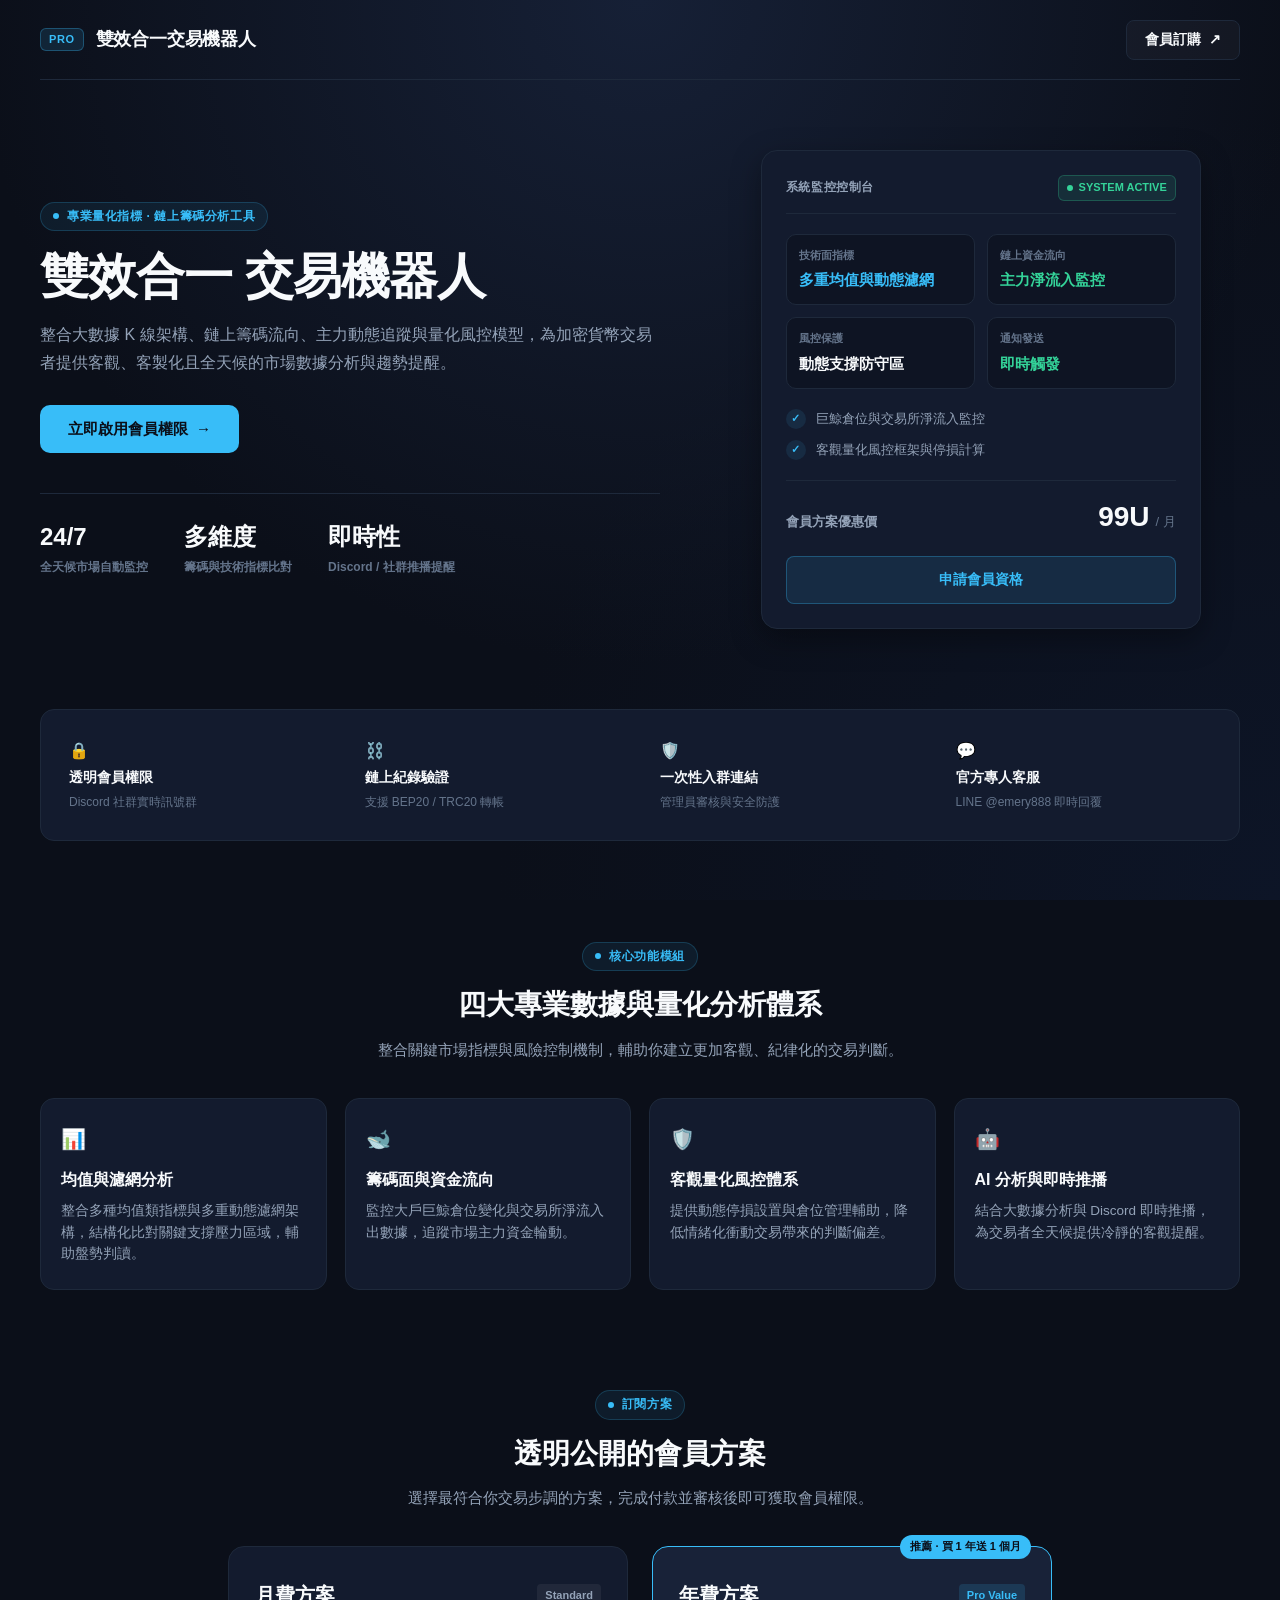
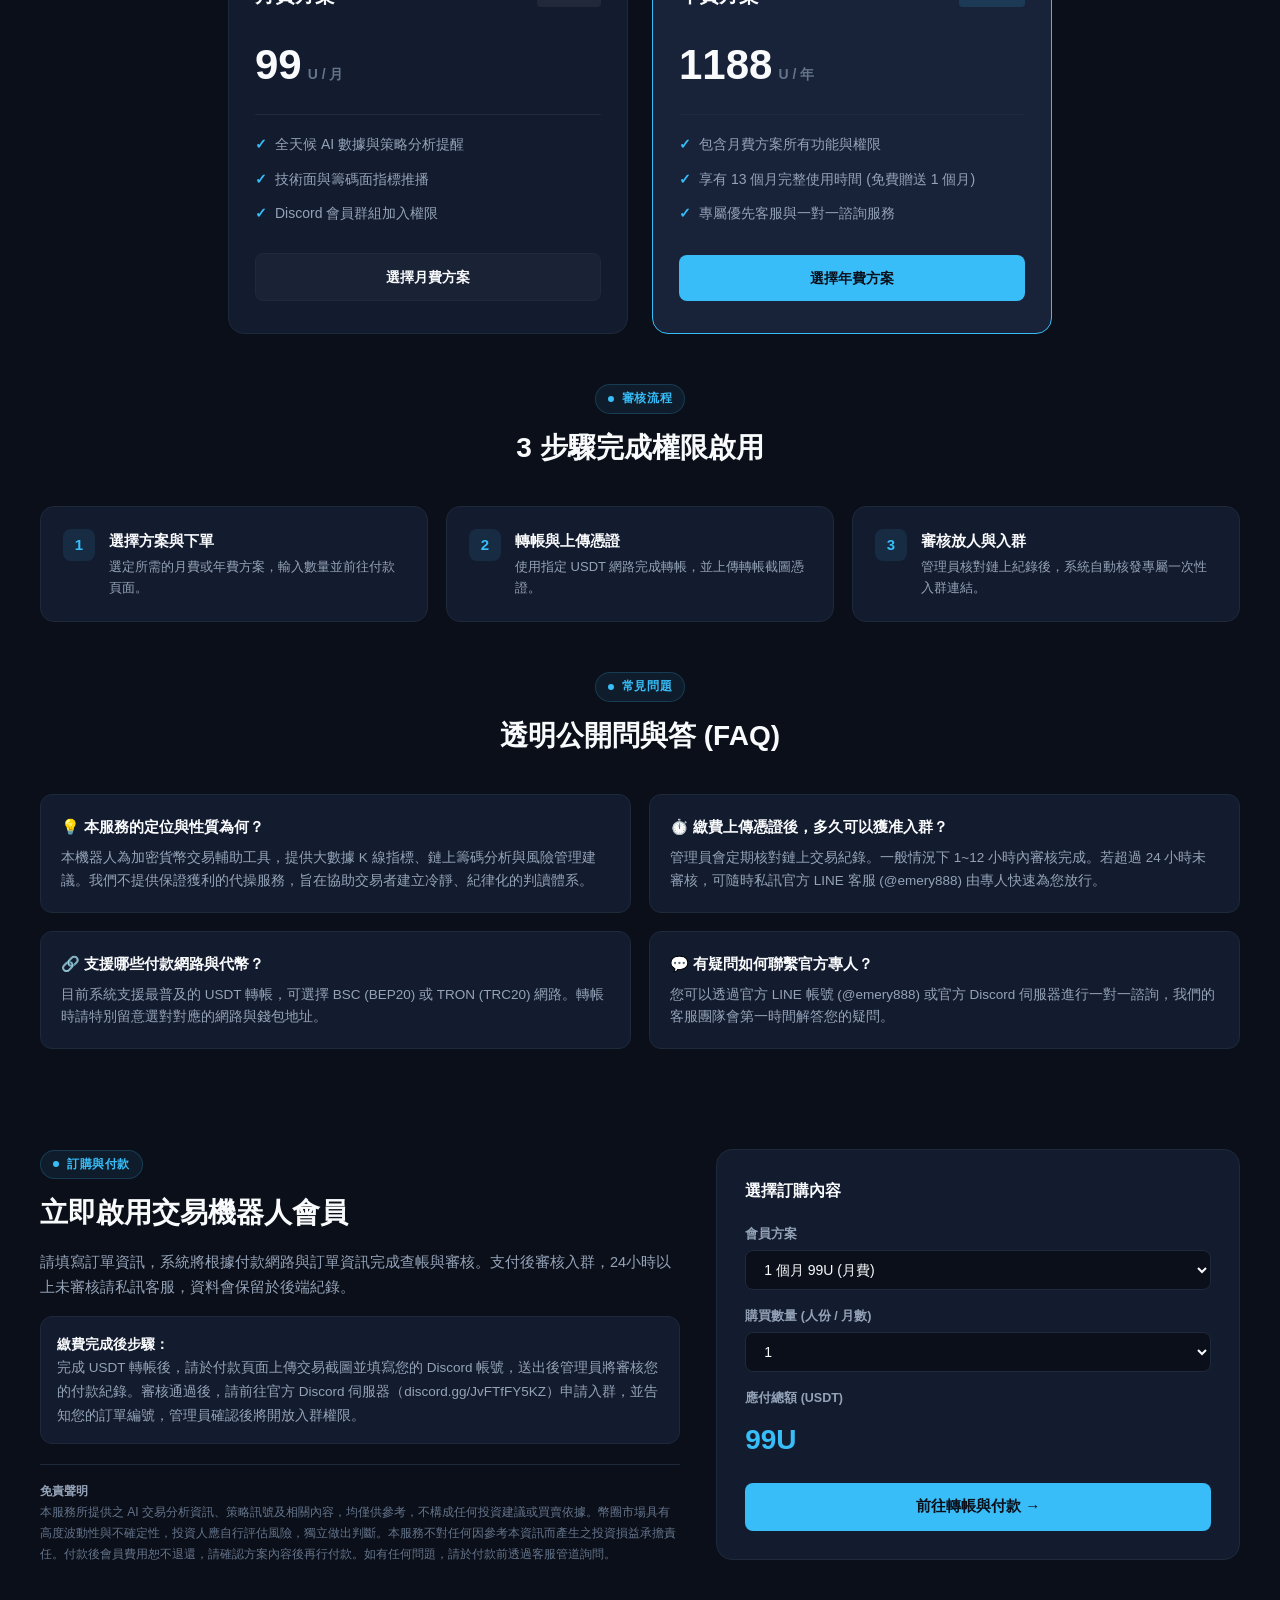
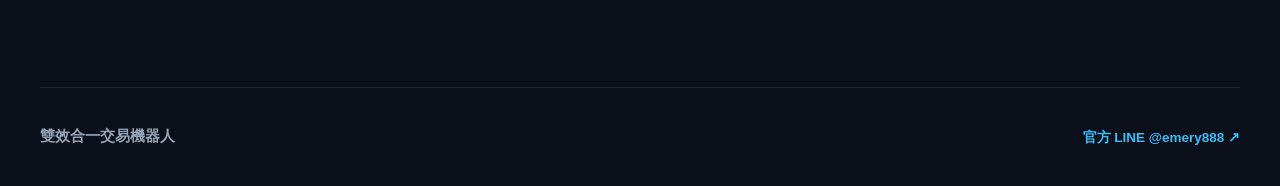
<file: 網站專案/index.html>
<!DOCTYPE html>
<html lang="zh-Hant">
<head>
  <meta charset="UTF-8" />
  <meta name="viewport" content="width=device-width, initial-scale=1.0" />
  <title>雙效合一交易機器人 — AI 量化交易與籌碼數據分析系統</title>
  <link rel="stylesheet" href="styles.css" />
</head>
<body>
  <div class="app-shell">
    <!-- 頁首導覽列 -->
    <header class="site-header">
      <a class="logo" href="#">
        <span class="logo-badge">PRO</span>
        <span class="logo-text">雙效合一交易機器人</span>
      </a>

      <a class="header-button" href="#checkout">
        <span>會員訂購</span>
        <span>↗</span>
      </a>
    </header>

    <!-- 主內容區塊 -->
    <main class="main-content">
      <!-- Hero 區塊 -->
      <section class="hero">
        <div class="hero-copy">
          <span class="section-label">
            <span class="label-dot"></span>
            專業量化指標 · 鏈上籌碼分析工具
          </span>
          <h1>雙效合一 交易機器人</h1>
          <p class="hero-description">
            整合大數據 K 線架構、鏈上籌碼流向、主力動態追蹤與量化風控模型，為加密貨幣交易者提供客觀、客製化且全天候的市場數據分析與趨勢提醒。
          </p>

          <div class="hero-actions">
            <a class="primary-button" href="#checkout">
              <span>立即啟用會員權限</span>
              <span>→</span>
            </a>
          </div>

          <div class="hero-proof">
            <div>
              <span class="proof-number">24/7</span>
              <span class="proof-label">全天候市場自動監控</span>
            </div>
            <div>
              <span class="proof-number">多維度</span>
              <span class="proof-label">籌碼與技術指標比對</span>
            </div>
            <div>
              <span class="proof-number">即時性</span>
              <span class="proof-label">Discord / 社群推播提醒</span>
            </div>
          </div>
        </div>

        <!-- 右側專業 Dashboard Panel -->
        <div class="hero-panel">
          <div class="panel-card">
            <div class="panel-top">
              <span class="panel-label">系統監控控制台</span>
              <span class="panel-status">
                <span class="status-dot"></span>
                SYSTEM ACTIVE
              </span>
            </div>

            <!-- 即時數據指標展示 -->
            <div class="metric-grid">
              <div class="metric-item">
                <div class="metric-label">技術面指標</div>
                <div class="metric-val accent">多重均值與動態濾網</div>
              </div>
              <div class="metric-item">
                <div class="metric-label">鏈上資金流向</div>
                <div class="metric-val green">主力淨流入監控</div>
              </div>
              <div class="metric-item">
                <div class="metric-label">風控保護</div>
                <div class="metric-val">動態支撐防守區</div>
              </div>
              <div class="metric-item">
                <div class="metric-label">通知發送</div>
                <div class="metric-val green">即時觸發</div>
              </div>
            </div>

            <div class="panel-list">
              <div class="panel-list-row">
                <span class="row-icon">✓</span>
                <span>巨鯨倉位與交易所淨流入監控</span>
              </div>
              <div class="panel-list-row">
                <span class="row-icon">✓</span>
                <span>客觀量化風控框架與停損計算</span>
              </div>
            </div>

            <div class="panel-price">
              <span class="price-title">會員方案優惠價</span>
              <span class="price-amount">99U</span>
              <span class="price-sub">/ 月</span>
            </div>

            <a class="panel-button" href="#checkout">申請會員資格</a>
          </div>
        </div>
      </section>

      <!-- 信任資訊列 -->
      <section class="trust-strip">
        <div class="trust-card">
          <span class="trust-icon">🔒</span>
          <span class="trust-title">透明會員權限</span>
          <span class="trust-copy">Discord 社群實時訊號群</span>
        </div>
        <div class="trust-card">
          <span class="trust-icon">⛓️</span>
          <span class="trust-title">鏈上紀錄驗證</span>
          <span class="trust-copy">支援 BEP20 / TRC20 轉帳</span>
        </div>
        <div class="trust-card">
          <span class="trust-icon">🛡️</span>
          <span class="trust-title">一次性入群連結</span>
          <span class="trust-copy">管理員審核與安全防護</span>
        </div>
        <div class="trust-card">
          <span class="trust-icon">💬</span>
          <span class="trust-title">官方專人客服</span>
          <span class="trust-copy">LINE @emery888 即時回覆</span>
        </div>
      </section>

      <!-- 功能特色區塊 -->
      <section class="section" id="features">
        <div class="section-title centered">
          <span class="section-label">
            <span class="label-dot"></span>
            核心功能模組
          </span>
          <h2>四大專業數據與量化分析體系</h2>
          <p>整合關鍵市場指標與風險控制機制，輔助你建立更加客觀、紀律化的交易判斷。</p>
        </div>

        <div class="feature-grid">
          <article class="feature-card">
            <span class="feature-icon">📊</span>
            <h3>均值與濾網分析</h3>
            <p>整合多種均值類指標與多重動態濾網架構，結構化比對關鍵支撐壓力區域，輔助盤勢判讀。</p>
          </article>
          <article class="feature-card">
            <span class="feature-icon">🐋</span>
            <h3>籌碼面與資金流向</h3>
            <p>監控大戶巨鯨倉位變化與交易所淨流入出數據，追蹤市場主力資金輪動。</p>
          </article>
          <article class="feature-card">
            <span class="feature-icon">🛡️</span>
            <h3>客觀量化風控體系</h3>
            <p>提供動態停損設置與倉位管理輔助，降低情緒化衝動交易帶來的判斷偏差。</p>
          </article>
          <article class="feature-card">
            <span class="feature-icon">🤖</span>
            <h3>AI 分析與即時推播</h3>
            <p>結合大數據分析與 Discord 即時推播，為交易者全天候提供冷靜的客觀提醒。</p>
          </article>
        </div>
      </section>

      <!-- 會員方案區塊 -->
      <section class="section pricing-section">
        <div class="section-title centered">
          <span class="section-label">
            <span class="label-dot"></span>
            訂閱方案
          </span>
          <h2>透明公開的會員方案</h2>
          <p>選擇最符合你交易步調的方案，完成付款並審核後即可獲取會員權限。</p>
        </div>

        <div class="pricing-grid">
          <article class="pricing-card">
            <div class="plan-head">
              <span class="plan-name">月費方案</span>
              <span class="plan-tag">Standard</span>
            </div>
            <div class="plan-price">
              <span class="plan-amount">99</span>
              <span class="plan-period">U / 月</span>
            </div>
            <ul class="plan-features">
              <li>全天候 AI 數據與策略分析提醒</li>
              <li>技術面與籌碼面指標推播</li>
              <li>Discord 會員群組加入權限</li>
            </ul>
            <a class="plan-button" href="#checkout">選擇月費方案</a>
          </article>

          <article class="pricing-card highlighted">
            <span class="plan-badge">推薦 · 買 1 年送 1 個月</span>
            <div class="plan-head">
              <span class="plan-name">年費方案</span>
              <span class="plan-tag" style="background:rgba(56,189,248,0.15);color:var(--accent);">Pro Value</span>
            </div>
            <div class="plan-price">
              <span class="plan-amount">1188</span>
              <span class="plan-period">U / 年</span>
            </div>
            <ul class="plan-features">
              <li>包含月費方案所有功能與權限</li>
              <li>享有 13 個月完整使用時間 (免費贈送 1 個月)</li>
              <li>專屬優先客服與一對一諮詢服務</li>
            </ul>
            <a class="plan-button primary-plan-button" href="#checkout">選擇年費方案</a>
          </article>
        </div>
      </section>

      <!-- 流程區塊 -->
      <section class="process-section">
        <div class="section-title centered">
          <span class="section-label">
            <span class="label-dot"></span>
            審核流程
          </span>
          <h2>3 步驟完成權限啟用</h2>
        </div>

        <div class="process-grid">
          <article class="process-step">
            <span class="step-number">1</span>
            <div>
              <h3>選擇方案與下單</h3>
              <p>選定所需的月費或年費方案，輸入數量並前往付款頁面。</p>
            </div>
          </article>
          <article class="process-step">
            <span class="step-number">2</span>
            <div>
              <h3>轉帳與上傳憑證</h3>
              <p>使用指定 USDT 網路完成轉帳，並上傳轉帳截圖憑證。</p>
            </div>
          </article>
          <article class="process-step">
            <span class="step-number">3</span>
            <div>
              <h3>審核放人與入群</h3>
              <p>管理員核對鏈上紀錄後，系統自動核發專屬一次性入群連結。</p>
            </div>
          </article>
        </div>
      </section>

      <!-- 常見問題解答 (FAQ) -->
      <section class="section">
        <div class="section-title centered">
          <span class="section-label">
            <span class="label-dot"></span>
            常見問題
          </span>
          <h2>透明公開問與答 (FAQ)</h2>
        </div>

        <div class="faq-grid">
          <div class="faq-item">
            <h4>💡 本服務的定位與性質為何？</h4>
            <p>本機器人為加密貨幣交易輔助工具，提供大數據 K 線指標、鏈上籌碼分析與風險管理建議。我們不提供保證獲利的代操服務，旨在協助交易者建立冷靜、紀律化的判讀體系。</p>
          </div>
          <div class="faq-item">
            <h4>⏱️ 繳費上傳憑證後，多久可以獲准入群？</h4>
            <p>管理員會定期核對鏈上交易紀錄。一般情況下 1~12 小時內審核完成。若超過 24 小時未審核，可隨時私訊官方 LINE 客服 (@emery888) 由專人快速為您放行。</p>
          </div>
          <div class="faq-item">
            <h4>🔗 支援哪些付款網路與代幣？</h4>
            <p>目前系統支援最普及的 USDT 轉帳，可選擇 BSC (BEP20) 或 TRON (TRC20) 網路。轉帳時請特別留意選對對應的網路與錢包地址。</p>
          </div>
          <div class="faq-item">
            <h4>💬 有疑問如何聯繫官方專人？</h4>
            <p>您可以透過官方 LINE 帳號 (@emery888) 或官方 Discord 伺服器進行一對一諮詢，我們的客服團隊會第一時間解答您的疑問。</p>
          </div>
        </div>
      </section>

      <!-- 訂購與結帳區塊 -->
      <section class="checkout-section" id="checkout">
        <div class="checkout-grid">
          <div class="checkout-copy">
            <span class="section-label">
              <span class="label-dot"></span>
              訂購與付款
            </span>
            <h2>立即啟用交易機器人會員</h2>
            <p>
              請填寫訂單資訊，系統將根據付款網路與訂單資訊完成查帳與審核。支付後審核入群，24小時以上未審核請私訊客服，資料會保留於後端紀錄。
            </p>

            <p style="margin-top:16px; font-size:13.5px; color:var(--muted); line-height:1.75; background:var(--panel); padding:16px; border-radius:12px; border:1px solid var(--line);">
              <b style="color:var(--text);">繳費完成後步驟：</b><br>
              完成 USDT 轉帳後，請於付款頁面上傳交易截圖並填寫您的 Discord 帳號，送出後管理員將審核您的付款紀錄。審核通過後，請前往官方 Discord 伺服器（discord.gg/JvFTfFY5KZ）申請入群，並告知您的訂單編號，管理員確認後將開放入群權限。
            </p>

            <p style="margin-top:20px; font-size:12px; color:var(--subtle); line-height:1.75; border-top:1px solid var(--line); padding-top:16px;">
              <b style="color:var(--muted);">免責聲明</b><br>
              本服務所提供之 AI 交易分析資訊、策略訊號及相關內容，均僅供參考，不構成任何投資建議或買賣依據。幣圈市場具有高度波動性與不確定性，投資人應自行評估風險，獨立做出判斷。本服務不對任何因參考本資訊而產生之投資損益承擔責任。付款後會員費用恕不退還，請確認方案內容後再行付款。如有任何問題，請於付款前透過客服管道詢問。
            </p>
          </div>

          <div class="checkout-card">
            <div class="checkout-head">
              <span class="checkout-plan">選擇訂購內容</span>
            </div>

            <form id="checkout-form" class="checkout-form">
              <div class="field-group">
                <label for="plan">會員方案</label>
                <select id="plan" name="plan">
                  <option value="1M">1 個月 99U (月費)</option>
                  <option value="1Y">買 1 年送 1 個月 (年費 1188U)</option>
                </select>
              </div>
              <div class="field-group">
                <label for="quantity">購買數量 (人份 / 月數)</label>
                <select id="quantity" name="quantity">
                  <option value="1">1</option>
                  <option value="2">2</option>
                  <option value="3">3</option>
                  <option value="4">4</option>
                  <option value="5">5</option>
                  <option value="6">6</option>
                  <option value="7">7</option>
                  <option value="8">8</option>
                  <option value="9">9</option>
                  <option value="10">10</option>
                  <option value="11">11</option>
                  <option value="12">12</option>
                  <option value="13">13</option>
                  <option value="14">14</option>
                  <option value="15">15</option>
                  <option value="16">16</option>
                  <option value="17">17</option>
                  <option value="18">18</option>
                  <option value="19">19</option>
                  <option value="20">20</option>
                </select>
              </div>
              <div class="field-group">
                <label for="price-notice">應付總額 (USDT)</label>
                <div id="price-notice" class="price-notice">99U</div>
              </div>

              <button class="submit-button" type="submit">前往轉帳與付款 →</button>
            </form>
          </div>
        </div>
      </section>
    </main>

    <!-- 頁尾 -->
    <footer class="site-footer">
      <div class="footer-brand">
        <span class="logo-text">雙效合一交易機器人</span>
      </div>

      <div class="footer-links">
        <a href="https://line.me/R/ti/p/@emery888" target="_blank" rel="noopener">官方 LINE @emery888 ↗</a>
      </div>
    </footer>
  </div>

  <script src="script.js"></script>
</body>
</html>
</file>
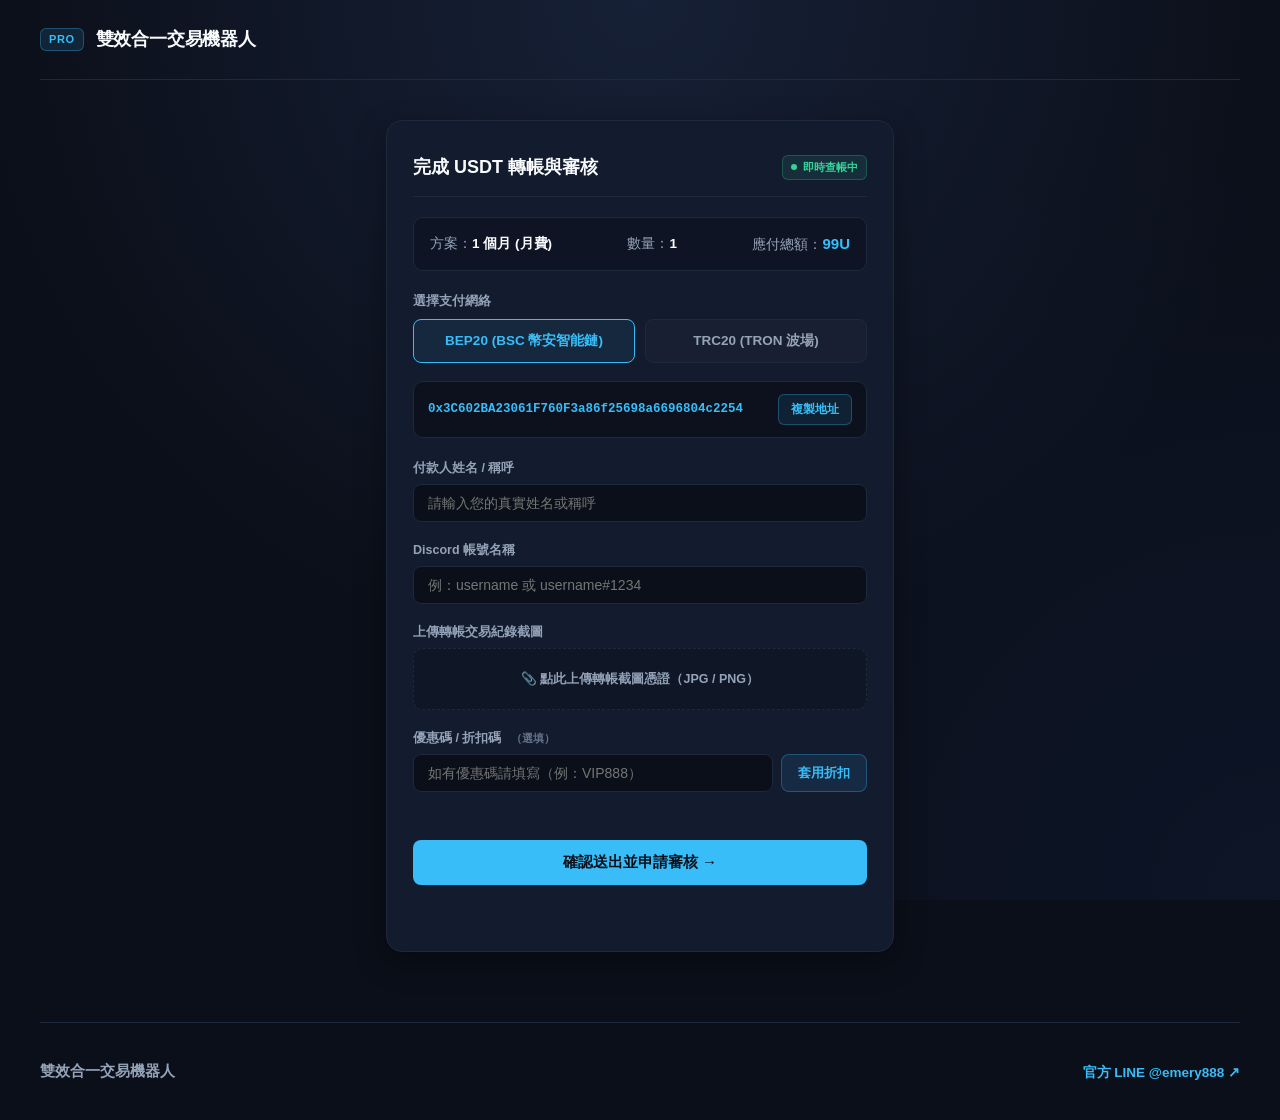
<file: 網站專案/payment.html>
<!DOCTYPE html>
<html lang="zh-Hant">
<head>
  <meta charset="UTF-8" />
  <meta name="viewport" content="width=device-width, initial-scale=1.0" />
  <title>完成付款 — 雙效合一交易機器人</title>
  <link rel="stylesheet" href="styles.css" />
  <style>
    .pay-shell {
      max-width: 540px;
      margin: 40px auto 70px;
      padding: 0 16px;
    }
    .pay-card {
      background: var(--panel);
      border: 1px solid var(--line);
      border-radius: 16px;
      padding: 32px 26px;
      box-shadow: 0 10px 30px var(--shadow);
    }
    .pay-header {
      display: flex;
      justify-content: space-between;
      align-items: center;
      margin-bottom: 20px;
      padding-bottom: 14px;
      border-bottom: 1px solid var(--line);
    }
    .pay-title { font-size: 18px; font-weight: 800; color: var(--text); }
    
    .order-summary {
      background: rgba(11, 15, 25, 0.5);
      border: 1px solid var(--line);
      border-radius: 10px;
      padding: 14px 16px;
      margin-bottom: 20px;
      display: flex;
      justify-content: space-between;
      align-items: center;
      flex-wrap: wrap;
      gap: 12px;
      font-size: 13.5px;
      color: var(--muted);
    }
    .order-summary b { color: var(--text); font-weight: 700; }

    .chain-row {
      display: grid;
      grid-template-columns: 1fr 1fr;
      gap: 10px;
      margin-bottom: 18px;
    }
    .chain-btn {
      padding: 12px;
      border-radius: 8px;
      border: 1px solid var(--line);
      background: rgba(255, 255, 255, 0.02);
      color: var(--muted);
      font-size: 13.5px;
      font-weight: 600;
      cursor: pointer;
      transition: all .2s;
      text-align: center;
    }
    .chain-btn.active {
      border-color: var(--accent);
      color: var(--accent);
      background: rgba(56, 189, 248, 0.08);
    }

    .address-box {
      background: rgba(11, 15, 25, 0.8);
      border: 1px solid var(--line);
      border-radius: 10px;
      padding: 12px 14px;
      margin-bottom: 20px;
      display: flex;
      align-items: center;
      justify-content: space-between;
      gap: 10px;
    }
    .address-text {
      font-family: monospace;
      font-size: 12.5px;
      color: var(--accent);
      word-break: break-all;
      font-weight: 600;
    }
    .copy-btn {
      flex-shrink: 0;
      padding: 6px 12px;
      border-radius: 6px;
      border: 1px solid rgba(56, 189, 248, 0.3);
      background: rgba(56, 189, 248, 0.1);
      color: var(--accent);
      font-size: 12px;
      font-weight: 700;
      cursor: pointer;
      white-space: nowrap;
      transition: all 0.2s;
    }
    .copy-btn:hover {
      background: var(--accent);
      color: #0b0f19;
    }

    .field-group { margin-bottom: 18px; }
    .field-group label {
      display: block;
      font-size: 12.5px;
      font-weight: 700;
      color: var(--muted);
      margin-bottom: 6px;
    }
    .field-group input {
      width: 100%;
      padding: 10px 14px;
      border-radius: 8px;
      border: 1px solid var(--line);
      background: var(--bg);
      color: var(--text);
      font-size: 14px;
      box-sizing: border-box;
      outline: none;
      transition: border-color .2s;
    }
    .field-group input:focus {
      border-color: var(--accent);
    }
    .optional-tag {
      font-size: 11px;
      color: var(--subtle);
      margin-left: 6px;
    }

    .upload-label {
      display: flex;
      flex-direction: column;
      align-items: center;
      justify-content: center;
      border: 1px dashed var(--line);
      border-radius: 10px;
      padding: 20px;
      cursor: pointer;
      transition: all .2s;
      color: var(--muted);
      font-size: 13.5px;
      text-align: center;
      background: rgba(11, 15, 25, 0.4);
    }
    .upload-label:hover { border-color: var(--accent); color: var(--text); }
    .upload-label.has-file { border-color: var(--green); color: var(--green); background: rgba(52, 211, 153, 0.05); }
    #screenshot-input { display: none; }

    .submit-btn {
      width: 100%;
      padding: 13px;
      border-radius: 8px;
      border: none;
      background: var(--accent);
      color: #0b0f19;
      font-size: 15px;
      font-weight: 700;
      cursor: pointer;
      margin-top: 8px;
      transition: all 0.2s ease;
    }
    .submit-btn:hover { background: #7dd3fc; }
    .submit-btn:disabled { opacity: .5; cursor: not-allowed; }

    .pay-message {
      margin-top: 14px;
      font-size: 13.5px;
      line-height: 1.6;
      min-height: 20px;
      text-align: center;
    }
    .success-box {
      display: none;
      background: rgba(52, 211, 153, 0.08);
      border: 1px solid rgba(52, 211, 153, 0.25);
      border-radius: 12px;
      padding: 20px;
      margin-top: 18px;
      text-align: center;
    }
    .success-box.show { display: block; }
    .success-box h3 { color: var(--green); margin: 0 0 8px; font-size: 18px; font-weight: 800; }
    .success-box p { color: var(--muted); font-size: 13.5px; margin: 4px 0; }
    
    .dc-join-btn {
      display: inline-flex;
      align-items: center;
      justify-content: center;
      margin-top: 14px;
      padding: 10px 24px;
      border-radius: 8px;
      background: var(--accent);
      color: #0b0f19;
      font-weight: 700;
      text-decoration: none;
      font-size: 13.5px;
    }
  </style>
</head>
<body>
  <div class="app-shell">
    <header class="site-header">
      <a class="logo" href="index.html">
        <span class="logo-badge">PRO</span>
        <span class="logo-text">雙效合一交易機器人</span>
      </a>
    </header>

    <main class="pay-shell">
      <div class="pay-card">
        <div class="pay-header">
          <span class="pay-title">完成 USDT 轉帳與審核</span>
          <span class="panel-status">
            <span class="status-dot"></span>
            即時查帳中
          </span>
        </div>

        <!-- 訂單摘要 -->
        <div class="order-summary">
          <div>方案：<b id="sum-plan">—</b></div>
          <div>數量：<b id="sum-qty">—</b></div>
          <div>應付總額：<b id="sum-amount" style="color:var(--accent);font-size:15px;">—</b></div>
        </div>

        <!-- 選鏈 -->
        <div style="font-size:12.5px;font-weight:700;color:var(--muted);margin-bottom:8px;">選擇支付網絡</div>
        <div class="chain-row">
          <button type="button" class="chain-btn active" data-chain="BEP20">BEP20 (BSC 幣安智能鏈)</button>
          <button type="button" class="chain-btn" data-chain="TRC20">TRC20 (TRON 波場)</button>
        </div>

        <!-- 地址顯示 -->
        <div class="address-box">
          <span class="address-text" id="pay-address">0x3C602BA23061F760F3a86f25698a6696804c2254</span>
          <button type="button" class="copy-btn" id="copy-addr-btn">複製地址</button>
        </div>

        <!-- 填寫資料 -->
        <form id="pay-form">
          <div class="field-group">
            <label for="f-name">付款人姓名 / 稱呼</label>
            <input id="f-name" type="text" placeholder="請輸入您的真實姓名或稱呼" required />
          </div>
          <div class="field-group">
            <label for="f-dc">Discord 帳號名稱</label>
            <input id="f-dc" type="text" placeholder="例：username 或 username#1234" required />
          </div>
          <div class="field-group">
            <label>上傳轉帳交易紀錄截圖</label>
            <label class="upload-label" id="upload-label" for="screenshot-input">
              <span id="upload-hint">📎 點此上傳轉帳截圖憑證（JPG / PNG）</span>
            </label>
            <input id="screenshot-input" type="file" accept="image/*" />
          </div>
          <div class="field-group">
            <label for="f-ref">優惠碼 / 折扣碼 <span class="optional-tag">（選填）</span></label>
            <div style="display:flex;gap:8px;">
              <input id="f-ref" type="text" placeholder="如有優惠碼請填寫（例：VIP888）" style="flex:1;" />
              <button type="button" id="apply-promo-btn" style="padding:0 16px;border-radius:8px;border:1px solid rgba(56,189,248,.3);background:rgba(56,189,248,.1);color:var(--accent);font-weight:700;cursor:pointer;white-space:nowrap;">套用折扣</button>
            </div>
            <span id="discount-note" style="font-size:12px;margin-top:6px;display:block;min-height:16px;"></span>
          </div>

          <button type="submit" class="submit-btn" id="pay-submit">確認送出並申請審核 →</button>
        </form>

        <div class="pay-message" id="pay-message"></div>

        <!-- 成功框 -->
        <div class="success-box" id="success-box">
          <h3>🎉 訂單已成功送出！</h3>
          <p id="suc-order-id"></p>
          <p style="color:var(--muted);font-size:13px;margin-top:6px;">管理員核對鏈上款項後將會開放專屬入群連結。<br>如 24 小時以上未審核請私訊官方客服。</p>
          <a href="https://discord.gg/JvFTfFY5KZ" target="_blank" rel="noopener" class="dc-join-btn">前往 Discord 申請入群 ↗</a>
        </div>
      </div>
    </main>

    <footer class="site-footer">
      <div class="footer-brand">
        <span class="logo-text">雙效合一交易機器人</span>
      </div>
      <div class="footer-links">
        <a href="https://line.me/R/ti/p/@emery888" target="_blank" rel="noopener">官方 LINE @emery888 ↗</a>
      </div>
    </footer>
  </div>

  <script src="payment.js"></script>
</body>
</html>
</file>
<file: 網站專案/styles.css>
* {
  box-sizing: border-box;
  -webkit-font-smoothing: antialiased;
}

:root {
  --bg: #0b0f19;
  --panel: #131b2e;
  --panel-soft: #182238;
  --line: #1e293b;
  --line-light: rgba(255, 255, 255, 0.08);
  --text: #f8fafc;
  --muted: #94a3b8;
  --subtle: #64748b;
  --accent: #38bdf8;
  --accent-glow: rgba(56, 189, 248, 0.15);
  --green: #34d399;
  --green-glow: rgba(52, 211, 153, 0.15);
  --orange: #fbbf24;
  --red: #f87171;
  --shadow: rgba(0, 0, 0, 0.35);
  --font: -apple-system, BlinkMacSystemFont, "Inter", "Segoe UI", "PingFang TC", "Microsoft JhengHei", sans-serif;
}

body {
  margin: 0;
  color: var(--text);
  background: var(--bg);
  background-image: 
    radial-gradient(circle at 50% 0%, #162036 0%, transparent 60%),
    radial-gradient(circle at 100% 100%, #0d1527 0%, transparent 50%);
  background-attachment: fixed;
  font-family: var(--font);
  min-height: 100vh;
  line-height: 1.6;
}

.app-shell {
  width: min(1200px, calc(100vw - 48px));
  margin: 0 auto;
}

/* 頂部導覽列 */
.site-header {
  min-height: 80px;
  display: flex;
  align-items: center;
  justify-content: space-between;
  border-bottom: 1px solid var(--line);
}

.logo {
  display: flex;
  align-items: center;
  gap: 12px;
  color: var(--text);
  text-decoration: none;
  font-size: 18px;
  font-weight: 700;
  letter-spacing: -0.01em;
}

.logo-badge {
  background: rgba(56, 189, 248, 0.12);
  color: var(--accent);
  border: 1px solid rgba(56, 189, 248, 0.3);
  padding: 2px 8px;
  border-radius: 6px;
  font-size: 11px;
  font-weight: 800;
  letter-spacing: 0.05em;
}

.header-button {
  display: inline-flex;
  align-items: center;
  gap: 8px;
  min-height: 40px;
  padding: 0 18px;
  color: var(--text);
  text-decoration: none;
  font-weight: 600;
  font-size: 13.5px;
  border-radius: 8px;
  border: 1px solid var(--line);
  background: rgba(255, 255, 255, 0.03);
  transition: all 0.2s ease;
}

.header-button:hover {
  background: rgba(255, 255, 255, 0.08);
  border-color: var(--subtle);
}

/* 主內容區塊 */
.main-content {
  padding-top: 10px;
}

/* Hero 區塊 */
.hero {
  display: grid;
  grid-template-columns: 1.1fr 0.9fr;
  align-items: center;
  gap: 48px;
  padding: 60px 0 70px;
}

.hero-copy {
  max-width: 620px;
}

.section-label {
  display: inline-flex;
  align-items: center;
  gap: 8px;
  padding: 4px 12px;
  border-radius: 20px;
  background: rgba(56, 189, 248, 0.08);
  border: 1px solid rgba(56, 189, 248, 0.2);
  color: var(--accent);
  font-size: 12px;
  font-weight: 700;
  letter-spacing: 0.05em;
}

.label-dot {
  width: 6px;
  height: 6px;
  border-radius: 50%;
  background: var(--accent);
}

.hero-copy h1 {
  margin: 18px 0 16px;
  font-size: clamp(34px, 3.8vw, 54px);
  line-height: 1.15;
  font-weight: 800;
  letter-spacing: -0.02em;
  color: var(--text);
}

.hero-description {
  color: var(--muted);
  font-size: 16px;
  line-height: 1.75;
  margin-bottom: 28px;
}

.hero-actions {
  display: flex;
  align-items: center;
  gap: 14px;
}

.primary-button {
  display: inline-flex;
  align-items: center;
  justify-content: center;
  gap: 8px;
  min-height: 48px;
  padding: 0 28px;
  color: #0b0f19;
  text-decoration: none;
  font-weight: 700;
  font-size: 15px;
  border-radius: 10px;
  background: var(--accent);
  transition: all 0.2s ease;
  border: none;
  cursor: pointer;
}

.primary-button:hover {
  background: #7dd3fc;
  transform: translateY(-1px);
}

.hero-proof {
  margin-top: 40px;
  display: flex;
  align-items: center;
  gap: 36px;
  border-top: 1px solid var(--line);
  padding-top: 24px;
}

.proof-number {
  display: block;
  color: var(--text);
  font-size: 24px;
  font-weight: 800;
}

.proof-label {
  display: block;
  color: var(--subtle);
  font-size: 12px;
  font-weight: 600;
  margin-top: 2px;
}

/* Hero 右側專業 Dashboard Panel */
.hero-panel {
  display: flex;
  justify-content: center;
}

.panel-card {
  width: 100%;
  max-width: 440px;
  background: var(--panel);
  border: 1px solid var(--line);
  border-radius: 16px;
  padding: 24px;
  box-shadow: 0 10px 30px var(--shadow);
}

.panel-top {
  display: flex;
  align-items: center;
  justify-content: space-between;
  margin-bottom: 20px;
  padding-bottom: 12px;
  border-bottom: 1px solid var(--line);
}

.panel-label {
  color: var(--muted);
  font-size: 12px;
  font-weight: 700;
  letter-spacing: 0.05em;
  text-transform: uppercase;
}

.panel-status {
  display: inline-flex;
  align-items: center;
  gap: 6px;
  padding: 3px 8px;
  border-radius: 6px;
  font-size: 11px;
  font-weight: 700;
  background: rgba(52, 211, 153, 0.1);
  color: var(--green);
  border: 1px solid rgba(52, 211, 153, 0.25);
}

.status-dot {
  width: 6px;
  height: 6px;
  border-radius: 50%;
  background: var(--green);
}

.metric-grid {
  display: grid;
  grid-template-columns: 1fr 1fr;
  gap: 12px;
  margin-bottom: 20px;
}

.metric-item {
  background: rgba(11, 15, 25, 0.5);
  border: 1px solid var(--line);
  border-radius: 10px;
  padding: 12px;
}

.metric-label { font-size: 11px; color: var(--subtle); font-weight: 600; }
.metric-val { font-size: 15px; color: var(--text); font-weight: 700; margin-top: 4px; }
.metric-val.green { color: var(--green); }
.metric-val.accent { color: var(--accent); }

.panel-list {
  display: flex;
  flex-direction: column;
  gap: 10px;
  margin: 16px 0 20px;
}

.panel-list-row {
  display: flex;
  align-items: center;
  gap: 10px;
  color: var(--muted);
  font-size: 13px;
}

.row-icon {
  width: 20px;
  height: 20px;
  border-radius: 50%;
  display: flex;
  align-items: center;
  justify-content: center;
  font-size: 11px;
  font-weight: 800;
  background: rgba(56, 189, 248, 0.1);
  color: var(--accent);
}

.panel-price {
  display: flex;
  align-items: baseline;
  gap: 6px;
  margin: 20px 0 16px;
  padding-top: 14px;
  border-top: 1px solid var(--line);
}

.price-title { color: var(--muted); font-size: 13px; font-weight: 600; margin-right: auto; }
.price-amount { font-size: 28px; font-weight: 800; color: var(--text); }
.price-sub { color: var(--subtle); font-size: 13px; }

.panel-button {
  display: flex;
  align-items: center;
  justify-content: center;
  width: 100%;
  padding: 12px;
  border-radius: 8px;
  background: rgba(56, 189, 248, 0.1);
  border: 1px solid rgba(56, 189, 248, 0.3);
  color: var(--accent);
  font-weight: 700;
  font-size: 13.5px;
  text-decoration: none;
  transition: all 0.2s ease;
}

.panel-button:hover {
  background: var(--accent);
  color: #0b0f19;
}

/* 信任資訊列 */
.trust-strip {
  display: grid;
  grid-template-columns: repeat(4, 1fr);
  gap: 16px;
  padding: 16px;
  border-radius: 14px;
  border: 1px solid var(--line);
  background: var(--panel);
  margin: 10px 0 50px;
}

.trust-card {
  padding: 12px;
  display: flex;
  flex-direction: column;
  gap: 4px;
}

.trust-icon { color: var(--accent); font-size: 16px; font-weight: 700; }
.trust-title { font-weight: 700; color: var(--text); font-size: 13.5px; }
.trust-copy { color: var(--subtle); font-size: 12px; }

/* 通用 Section */
.section { padding: 50px 0; }
.section-title.centered { text-align: center; max-width: 600px; margin: 0 auto 36px; }
.section-title h2 { font-size: 28px; font-weight: 800; margin: 12px 0 10px; color: var(--text); }
.section-title p { color: var(--muted); font-size: 15px; margin: 0; }

/* 功能模組網格 */
.feature-grid {
  display: grid;
  grid-template-columns: repeat(4, 1fr);
  gap: 18px;
}

.feature-card {
  background: var(--panel);
  border: 1px solid var(--line);
  border-radius: 14px;
  padding: 24px 20px;
  transition: all 0.2s ease;
}

.feature-card:hover {
  border-color: rgba(56, 189, 248, 0.3);
  transform: translateY(-2px);
}

.feature-icon {
  font-size: 20px;
  margin-bottom: 12px;
  display: inline-block;
}

.feature-card h3 { font-size: 16px; font-weight: 700; margin: 0 0 8px; color: var(--text); }
.feature-card p { color: var(--muted); font-size: 13.5px; line-height: 1.6; margin: 0; }

/* 方案選擇網格 */
.pricing-grid {
  display: grid;
  grid-template-columns: repeat(2, minmax(280px, 400px));
  justify-content: center;
  gap: 24px;
}

.pricing-card {
  background: var(--panel);
  border: 1px solid var(--line);
  border-radius: 16px;
  padding: 32px 26px;
  display: flex;
  flex-direction: column;
  position: relative;
}

.pricing-card.highlighted {
  border-color: var(--accent);
  background: var(--panel-soft);
}

.plan-badge {
  position: absolute;
  top: -12px;
  right: 20px;
  background: var(--accent);
  color: #0b0f19;
  font-size: 11px;
  font-weight: 800;
  padding: 3px 10px;
  border-radius: 12px;
}

.plan-head { display: flex; align-items: center; justify-content: space-between; }
.plan-name { font-size: 20px; font-weight: 800; color: var(--text); }
.plan-tag {
  font-size: 11px;
  font-weight: 700;
  padding: 3px 8px;
  border-radius: 4px;
  background: rgba(255, 255, 255, 0.06);
  color: var(--muted);
}

.plan-price { margin: 20px 0 16px; display: flex; align-items: baseline; gap: 6px; }
.plan-amount { font-size: 42px; font-weight: 800; color: var(--text); }
.plan-period { color: var(--subtle); font-size: 14px; font-weight: 600; }

.plan-features {
  list-style: none;
  padding: 0;
  margin: 0 0 28px;
  display: flex;
  flex-direction: column;
  gap: 12px;
  border-top: 1px solid var(--line);
  padding-top: 18px;
}

.plan-features li {
  color: var(--muted);
  font-size: 14px;
  display: flex;
  align-items: center;
  gap: 8px;
}

.plan-features li::before {
  content: "✓";
  color: var(--accent);
  font-weight: 800;
}

.plan-button {
  display: flex;
  align-items: center;
  justify-content: center;
  width: 100%;
  padding: 12px;
  border-radius: 8px;
  text-decoration: none;
  font-weight: 700;
  font-size: 14px;
  border: 1px solid var(--line);
  background: rgba(255, 255, 255, 0.03);
  color: var(--text);
  transition: all 0.2s ease;
  margin-top: auto;
}

.plan-button:hover {
  border-color: var(--accent);
  color: var(--accent);
}

.primary-plan-button {
  background: var(--accent);
  color: #0b0f19;
  border: none;
}

.primary-plan-button:hover {
  background: #7dd3fc;
  color: #0b0f19;
}

/* 流程區塊 */
.process-grid {
  display: grid;
  grid-template-columns: repeat(3, 1fr);
  gap: 18px;
  margin-top: 24px;
}

.process-step {
  background: var(--panel);
  border: 1px solid var(--line);
  border-radius: 14px;
  padding: 22px;
  display: flex;
  align-items: flex-start;
  gap: 14px;
}

.step-number {
  width: 32px;
  height: 32px;
  border-radius: 8px;
  background: rgba(56, 189, 248, 0.1);
  color: var(--accent);
  font-weight: 800;
  font-size: 15px;
  display: flex;
  align-items: center;
  justify-content: center;
  flex-shrink: 0;
}

.process-step h3 { font-size: 15px; font-weight: 700; margin: 0 0 4px; color: var(--text); }
.process-step p { color: var(--muted); font-size: 13px; margin: 0; }

/* FAQ 常見問題區塊 */
.faq-grid {
  display: grid;
  grid-template-columns: repeat(2, 1fr);
  gap: 18px;
  margin-top: 24px;
}

.faq-item {
  background: var(--panel);
  border: 1px solid var(--line);
  border-radius: 12px;
  padding: 20px;
}

.faq-item h4 {
  margin: 0 0 8px;
  font-size: 15px;
  font-weight: 700;
  color: var(--text);
  display: flex;
  align-items: center;
  gap: 8px;
}

.faq-item p {
  margin: 0;
  font-size: 13.5px;
  color: var(--muted);
  line-height: 1.65;
}

/* 結帳與訂購區塊 */
.checkout-section { padding: 50px 0 70px; }
.checkout-grid {
  display: grid;
  grid-template-columns: 1.1fr 0.9fr;
  gap: 36px;
  align-items: start;
}

.checkout-copy h2 { font-size: 28px; font-weight: 800; margin: 12px 0 14px; }
.checkout-copy p { color: var(--muted); font-size: 14.5px; line-height: 1.7; }

.checkout-card {
  background: var(--panel);
  border: 1px solid var(--line);
  border-radius: 16px;
  padding: 28px;
}

.checkout-head { margin-bottom: 20px; display: flex; align-items: center; justify-content: space-between; }
.checkout-plan { font-size: 16px; font-weight: 700; color: var(--text); }

.checkout-form { display: flex; flex-direction: column; gap: 16px; }
.field-group label {
  display: block;
  font-size: 12.5px;
  font-weight: 700;
  color: var(--muted);
  margin-bottom: 6px;
}

.field-group select,
.field-group input {
  width: 100%;
  padding: 10px 14px;
  border-radius: 8px;
  border: 1px solid var(--line);
  background: var(--bg);
  color: var(--text);
  font-size: 14px;
  outline: none;
  transition: border-color 0.2s;
}

.field-group select:focus,
.field-group input:focus {
  border-color: var(--accent);
}

.price-notice {
  font-size: 28px;
  font-weight: 800;
  color: var(--accent);
  padding: 4px 0;
}

.submit-button {
  width: 100%;
  min-height: 48px;
  border-radius: 8px;
  border: none;
  background: var(--accent);
  color: #0b0f19;
  font-size: 15px;
  font-weight: 700;
  cursor: pointer;
  transition: all 0.2s ease;
}

.submit-button:hover {
  background: #7dd3fc;
}

/* 頁尾 */
.site-footer {
  padding: 36px 0;
  border-top: 1px solid var(--line);
  display: flex;
  align-items: center;
  justify-content: space-between;
  margin-top: 40px;
}

.footer-brand { font-size: 14.5px; font-weight: 700; color: var(--muted); }
.footer-links a {
  color: var(--accent);
  text-decoration: none;
  font-weight: 600;
  font-size: 13.5px;
}
.footer-links a:hover { text-decoration: underline; }

/* 響應式 (RWD) */
@media (max-width: 1024px) {
  .hero { grid-template-columns: 1fr; text-align: center; gap: 36px; }
  .hero-copy { max-width: 100%; margin: 0 auto; }
  .hero-actions { justify-content: center; }
  .hero-proof { justify-content: center; }
  .trust-strip { grid-template-columns: repeat(2, 1fr); }
  .feature-grid { grid-template-columns: repeat(2, 1fr); }
  .faq-grid { grid-template-columns: 1fr; }
  .checkout-grid { grid-template-columns: 1fr; }
}

@media (max-width: 640px) {
  .hero-proof { flex-direction: column; gap: 16px; }
  .trust-strip { grid-template-columns: 1fr; }
  .feature-grid { grid-template-columns: 1fr; }
  .pricing-grid { grid-template-columns: 1fr; }
  .process-grid { grid-template-columns: 1fr; }
}
</file>
